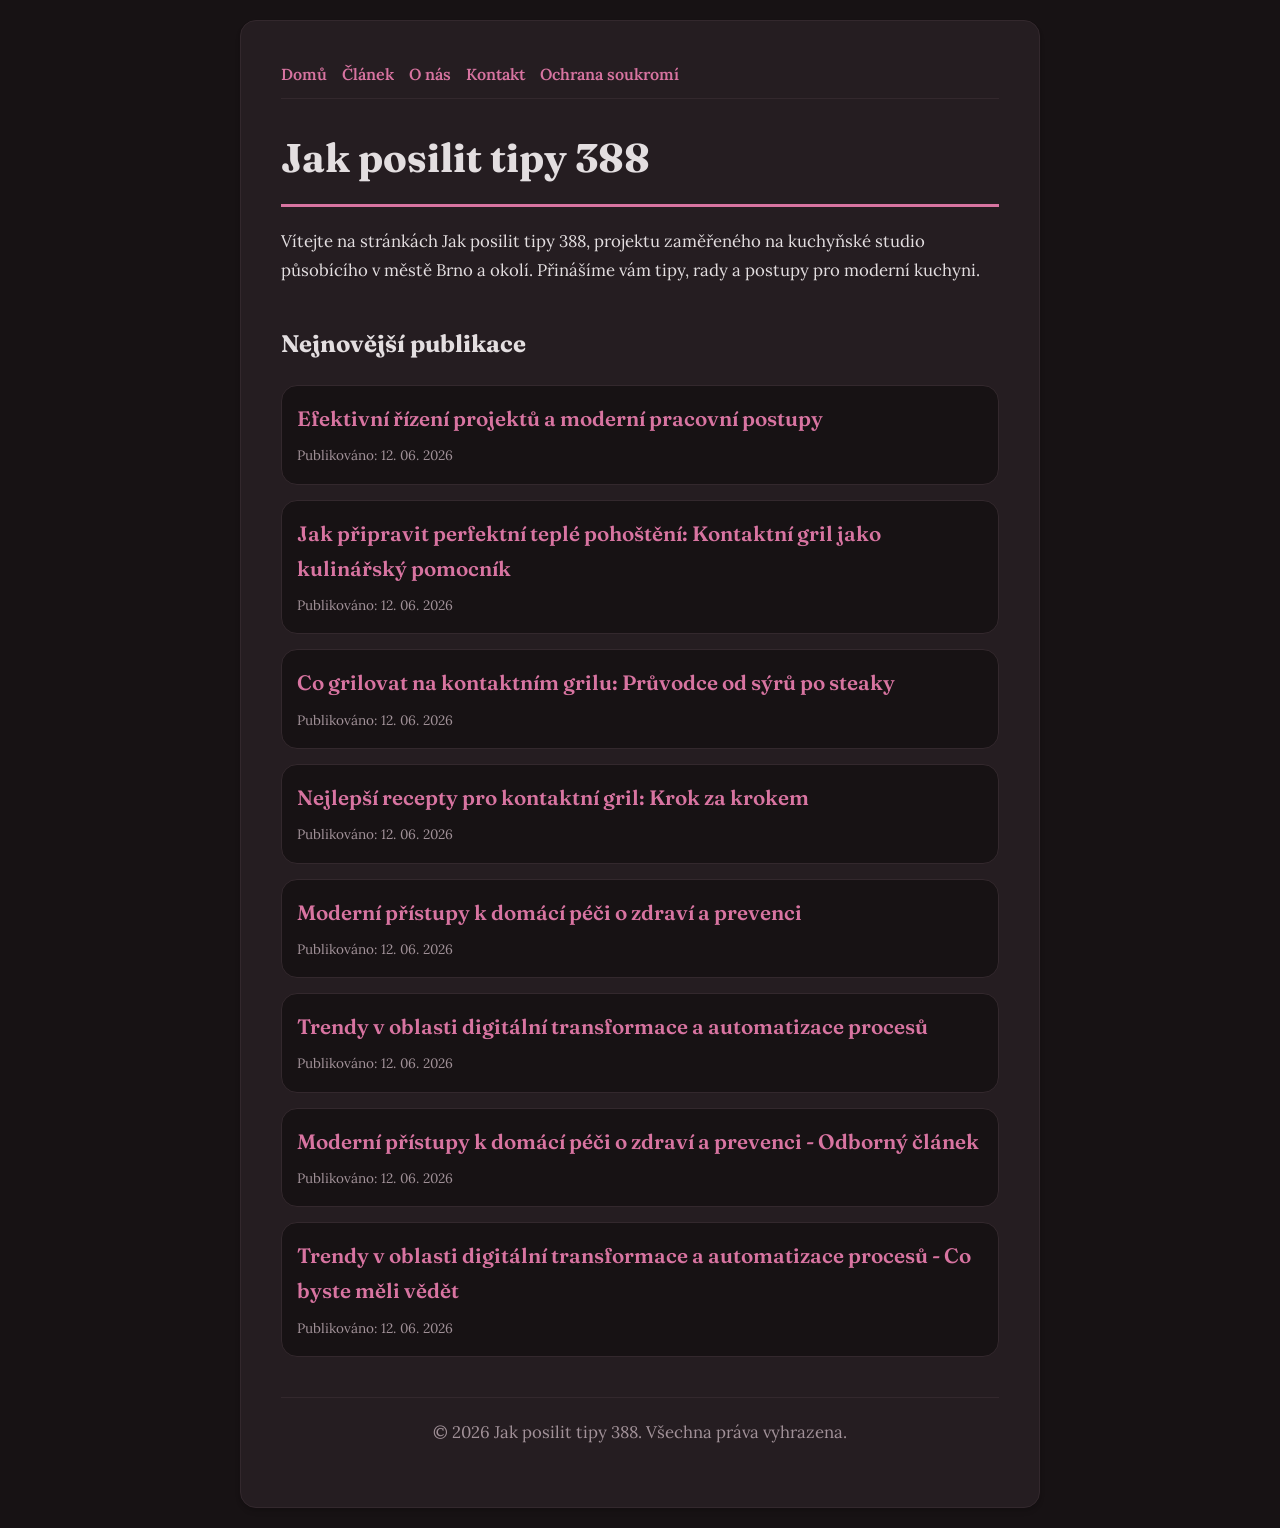
<file: index.html>
<!DOCTYPE html>
<html lang="cs">
<head>
    <meta charset="UTF-8">
    <meta name="viewport" content="width=device-width, initial-scale=1.0">
    <title>Jak posilit tipy 388 | Kuchyňské studio - Brno</title>
    <meta name="description" content="Vítejte na stránkách Jak posilit tipy 388, projektu zaměřeného na kuchyňské studio působícího v městě Brno a okolí. Přinášíme vám tipy, rady a postupy pro moderní kuchyni.">
    <meta name="geo.region" content="CZ" />
    <meta name="geo.placename" content="Brno" />
    <meta name="geo.position" content="49.1951;16.6068" />
    <meta name="ICBM" content="49.1951, 16.6068" />
    <link rel="stylesheet" href="style.css">
    <script type="application/ld+json">
{
  "@context": "https://schema.org",
  "@type": "LocalBusiness",
  "name": "Jak posilit tipy 388",
  "url": "https://jak-posilit-tipy-388.github.io",
  "telephone": "+420 541 555 456",
  "address": {
    "@type": "PostalAddress",
    "addressLocality": "Brno",
    "addressRegion": "Jihomoravský",
    "postalCode": "602 00",
    "addressCountry": "CZ"
  },
  "geo": {
    "@type": "GeoCoordinates",
    "latitude": 49.1951,
    "longitude": 16.6068
  }
}
</script>
</head>
<body>
    
        <div class="container" style="max-width: 800px;">
            <nav style="display: flex; gap: 15px; margin-bottom: 25px; border-bottom: 1px solid var(--border-color); padding-bottom: 10px; overflow-x: auto; flex-wrap: wrap;">
            <a href="index.html">Domů</a>
            <a href="efektivni-rizeni-projektu-a-moderni-pracovni-postupy.html">Článek</a>
            <a href="about.html">O nás</a>
            <a href="contact.html">Kontakt</a>
            <a href="privacy.html">Ochrana soukromí</a>
        </nav>
            <h1>Jak posilit tipy 388</h1>
            <p>Vítejte na stránkách Jak posilit tipy 388, projektu zaměřeného na kuchyňské studio působícího v městě Brno a okolí. Přinášíme vám tipy, rady a postupy pro moderní kuchyni.</p>
            <h2 style="margin-top: 40px;">Nejnovější publikace</h2>
            <ul style="list-style-type: none; padding-left: 0;">
                <li style="background: var(--bg-color); padding: 15px; border-radius: var(--border-radius); border: 1px solid var(--border-color); margin-bottom: 15px;">
                <h3 style="margin-bottom: 5px; font-size: 1.3rem;"><a href="efektivni-rizeni-projektu-a-moderni-pracovni-postupy.html">Efektivní řízení projektů a moderní pracovní postupy</a></h3>
                <span style="font-size:0.85rem; color: var(--muted-text)">Publikováno: 12. 06. 2026</span>
            </li>
<li style="background: var(--bg-color); padding: 15px; border-radius: var(--border-radius); border: 1px solid var(--border-color); margin-bottom: 15px;">
                <h3 style="margin-bottom: 5px; font-size: 1.3rem;"><a href="jak-pripravit-perfektni-teple-pohosteni-kontaktni-gril-jako-kulinarsky-pomocnik.html">Jak připravit perfektní teplé pohoštění: Kontaktní gril jako kulinářský pomocník</a></h3>
                <span style="font-size:0.85rem; color: var(--muted-text)">Publikováno: 12. 06. 2026</span>
            </li>
<li style="background: var(--bg-color); padding: 15px; border-radius: var(--border-radius); border: 1px solid var(--border-color); margin-bottom: 15px;">
                <h3 style="margin-bottom: 5px; font-size: 1.3rem;"><a href="co-grilovat-na-kontaktnim-grilu-pruvodce-od-syru-po-steaky.html">Co grilovat na kontaktním grilu: Průvodce od sýrů po steaky</a></h3>
                <span style="font-size:0.85rem; color: var(--muted-text)">Publikováno: 12. 06. 2026</span>
            </li>
<li style="background: var(--bg-color); padding: 15px; border-radius: var(--border-radius); border: 1px solid var(--border-color); margin-bottom: 15px;">
                <h3 style="margin-bottom: 5px; font-size: 1.3rem;"><a href="nejlepsi-recepty-pro-kontaktni-gril-krok-za-krokem.html">Nejlepší recepty pro kontaktní gril: Krok za krokem</a></h3>
                <span style="font-size:0.85rem; color: var(--muted-text)">Publikováno: 12. 06. 2026</span>
            </li>
<li style="background: var(--bg-color); padding: 15px; border-radius: var(--border-radius); border: 1px solid var(--border-color); margin-bottom: 15px;">
                <h3 style="margin-bottom: 5px; font-size: 1.3rem;"><a href="moderni-pristupy-k-domaci-peci-o-zdravi-a-prevenci.html">Moderní přístupy k domácí péči o zdraví a prevenci</a></h3>
                <span style="font-size:0.85rem; color: var(--muted-text)">Publikováno: 12. 06. 2026</span>
            </li>
<li style="background: var(--bg-color); padding: 15px; border-radius: var(--border-radius); border: 1px solid var(--border-color); margin-bottom: 15px;">
                <h3 style="margin-bottom: 5px; font-size: 1.3rem;"><a href="trendy-v-oblasti-digitalni-transformace-a-automatizace-procesu.html">Trendy v oblasti digitální transformace a automatizace procesů</a></h3>
                <span style="font-size:0.85rem; color: var(--muted-text)">Publikováno: 12. 06. 2026</span>
            </li>
<li style="background: var(--bg-color); padding: 15px; border-radius: var(--border-radius); border: 1px solid var(--border-color); margin-bottom: 15px;">
                <h3 style="margin-bottom: 5px; font-size: 1.3rem;"><a href="moderni-pristupy-k-domaci-peci-o-zdravi-a-prevenci-odborny-clanek.html">Moderní přístupy k domácí péči o zdraví a prevenci - Odborný článek</a></h3>
                <span style="font-size:0.85rem; color: var(--muted-text)">Publikováno: 12. 06. 2026</span>
            </li>
<li style="background: var(--bg-color); padding: 15px; border-radius: var(--border-radius); border: 1px solid var(--border-color); margin-bottom: 15px;">
                <h3 style="margin-bottom: 5px; font-size: 1.3rem;"><a href="trendy-v-oblasti-digitalni-transformace-a-automatizace-procesu-co-byste-meli-vedet.html">Trendy v oblasti digitální transformace a automatizace procesů - Co byste měli vědět</a></h3>
                <span style="font-size:0.85rem; color: var(--muted-text)">Publikováno: 12. 06. 2026</span>
            </li>

            </ul>
            <footer>
                <p>&copy; 2026 Jak posilit tipy 388. Všechna práva vyhrazena.</p>
            </footer>
        </div>
        
</body>
</html>
</file>
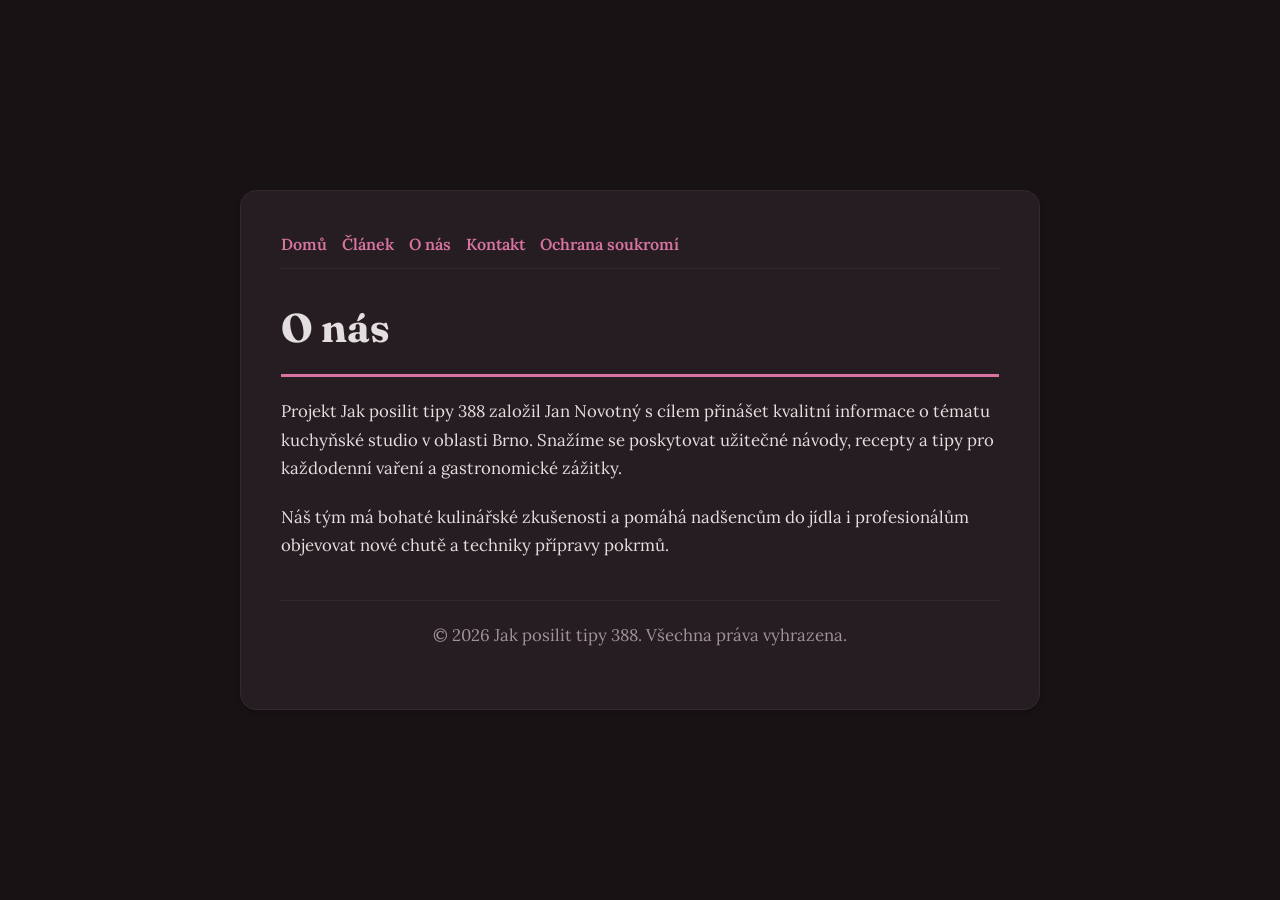
<file: about.html>
<!DOCTYPE html>
<html lang="cs">
<head>
    <meta charset="UTF-8">
    <meta name="viewport" content="width=device-width, initial-scale=1.0">
    <title>O nás | Jak posilit tipy 388</title>
    <meta name="description" content="Projekt Jak posilit tipy 388 založil Jan Novotný s cílem přinášet kvalitní informace o tématu kuchyňské studio v oblasti Brno. Snažíme se poskytovat užitečné návody, recepty a tipy pro každodenní vaření a gastronomické zážitky.">
    <meta name="geo.region" content="CZ" />
    <meta name="geo.placename" content="Brno" />
    <meta name="geo.position" content="49.1951;16.6068" />
    <meta name="ICBM" content="49.1951, 16.6068" />
    <link rel="stylesheet" href="style.css">
</head>
<body>
    
        <div class="container" style="max-width: 800px;">
            <nav style="display: flex; gap: 15px; margin-bottom: 25px; border-bottom: 1px solid var(--border-color); padding-bottom: 10px; overflow-x: auto; flex-wrap: wrap;">
            <a href="index.html">Domů</a>
            <a href="efektivni-rizeni-projektu-a-moderni-pracovni-postupy.html">Článek</a>
            <a href="about.html">O nás</a>
            <a href="contact.html">Kontakt</a>
            <a href="privacy.html">Ochrana soukromí</a>
        </nav>
            <h1>O nás</h1>
            <p>Projekt Jak posilit tipy 388 založil Jan Novotný s cílem přinášet kvalitní informace o tématu kuchyňské studio v oblasti Brno. Snažíme se poskytovat užitečné návody, recepty a tipy pro každodenní vaření a gastronomické zážitky.</p>
            <p>Náš tým má bohaté kulinářské zkušenosti a pomáhá nadšencům do jídla i profesionálům objevovat nové chutě a techniky přípravy pokrmů.</p>
            <footer>
                <p>&copy; 2026 Jak posilit tipy 388. Všechna práva vyhrazena.</p>
            </footer>
        </div>
        
</body>
</html>
</file>
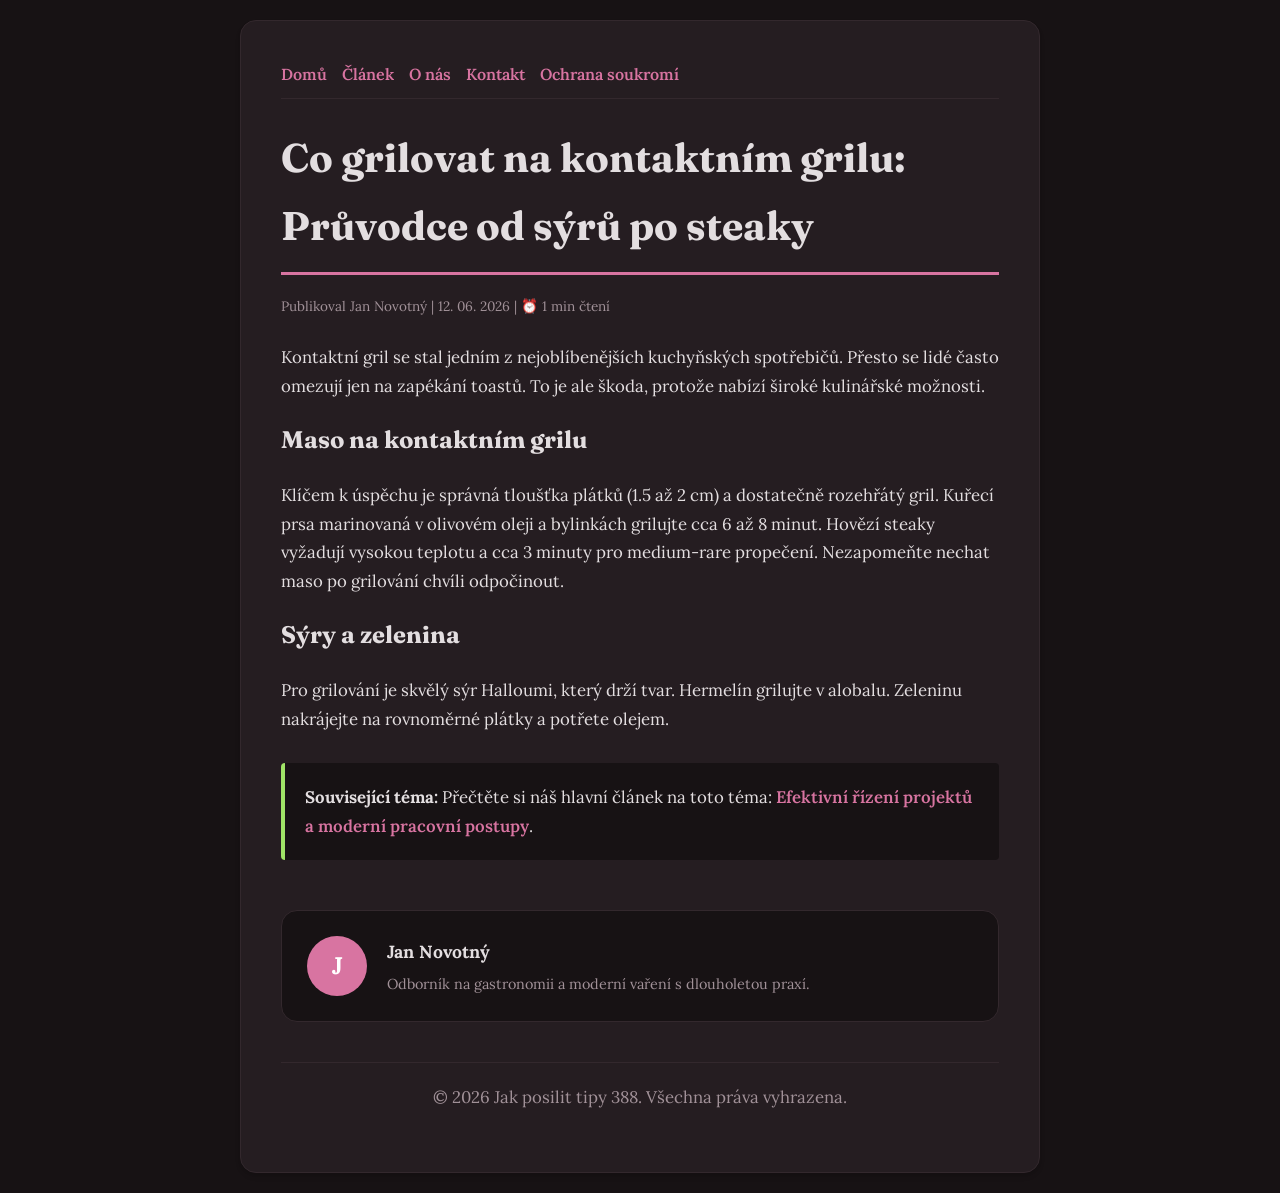
<file: co-grilovat-na-kontaktnim-grilu-pruvodce-od-syru-po-steaky.html>
<!DOCTYPE html>
<html lang="cs">
<head>
    <meta charset="UTF-8">
    <meta name="viewport" content="width=device-width, initial-scale=1.0">
    <title>Co grilovat na kontaktním grilu: Průvodce od sýrů po steaky - Jak posilit tipy 388</title>
    <meta name="description" content="Co grilovat na kontaktním grilu: Průvodce od sýrů po steaky">
    <meta name="geo.region" content="CZ" />
    <meta name="geo.placename" content="Brno" />
    <meta name="geo.position" content="49.1951;16.6068" />
    <meta name="ICBM" content="49.1951, 16.6068" />
    <link rel="stylesheet" href="style.css">
</head>
<body>
    
            <div class="container" style="max-width: 800px;">
                <nav style="display: flex; gap: 15px; margin-bottom: 25px; border-bottom: 1px solid var(--border-color); padding-bottom: 10px; overflow-x: auto; flex-wrap: wrap;">
            <a href="index.html">Domů</a>
            <a href="efektivni-rizeni-projektu-a-moderni-pracovni-postupy.html">Článek</a>
            <a href="about.html">O nás</a>
            <a href="contact.html">Kontakt</a>
            <a href="privacy.html">Ochrana soukromí</a>
        </nav>
                <h1>Co grilovat na kontaktním grilu: Průvodce od sýrů po steaky</h1>
                <div style="font-size:0.85rem; color: var(--muted-text); margin-bottom: 25px;">
                    Publikoval Jan Novotný | 12. 06. 2026 | ⏰ 1 min čtení
                </div>
                <article style="margin-top: 20px;">
                    <p>Kontaktní gril se stal jedním z nejoblíbenějších kuchyňských spotřebičů. Přesto se lidé často omezují jen na zapékání toastů. To je ale škoda, protože nabízí široké kulinářské možnosti.</p>
<h2>Maso na kontaktním grilu</h2>
<p>Klíčem k úspěchu je správná tloušťka plátků (1.5 až 2 cm) a dostatečně rozehřátý gril. Kuřecí prsa marinovaná v olivovém oleji a bylinkách grilujte cca 6 až 8 minut. Hovězí steaky vyžadují vysokou teplotu a cca 3 minuty pro medium-rare propečení. Nezapomeňte nechat maso po grilování chvíli odpočinout.</p>
<h2>Sýry a zelenina</h2>
<p>Pro grilování je skvělý sýr Halloumi, který drží tvar. Hermelín grilujte v alobalu. Zeleninu nakrájejte na rovnoměrné plátky a potřete olejem.</p>
                    <div class="link-resource" style="margin-top: 30px; padding: 20px; border-left: 4px solid var(--accent-color); background: var(--bg-color); border-radius: 4px;"><p style="margin: 0;"><strong>Související téma:</strong> Přečtěte si náš hlavní článek na toto téma: <a href="efektivni-rizeni-projektu-a-moderni-pracovni-postupy.html">Efektivní řízení projektů a moderní pracovní postupy</a>.</p></div>
                </article>
                
            <div class="author-box" style="margin-top: 50px; padding: 25px; background: var(--bg-color); border: 1px solid var(--border-color); border-radius: var(--border-radius); display: flex; gap: 20px; align-items: center;">
                <div style="width: 60px; height: 60px; border-radius: 50%; background: var(--primary-color); display: flex; align-items: center; justify-content: center; color: white; font-weight: bold; font-size: 1.5rem;">J</div>
                <div>
                    <h4 style="margin-bottom: 5px; font-weight: bold; font-size: 1.1rem;">Jan Novotný</h4>
                    <p style="margin: 0; font-size: 0.9rem; color: var(--muted-text);">Odborník na gastronomii a moderní vaření s dlouholetou praxí.</p>
                </div>
            </div>
            
                <footer>
                    <p>&copy; 2026 Jak posilit tipy 388. Všechna práva vyhrazena.</p>
                </footer>
            </div>
            
</body>
</html>
</file>
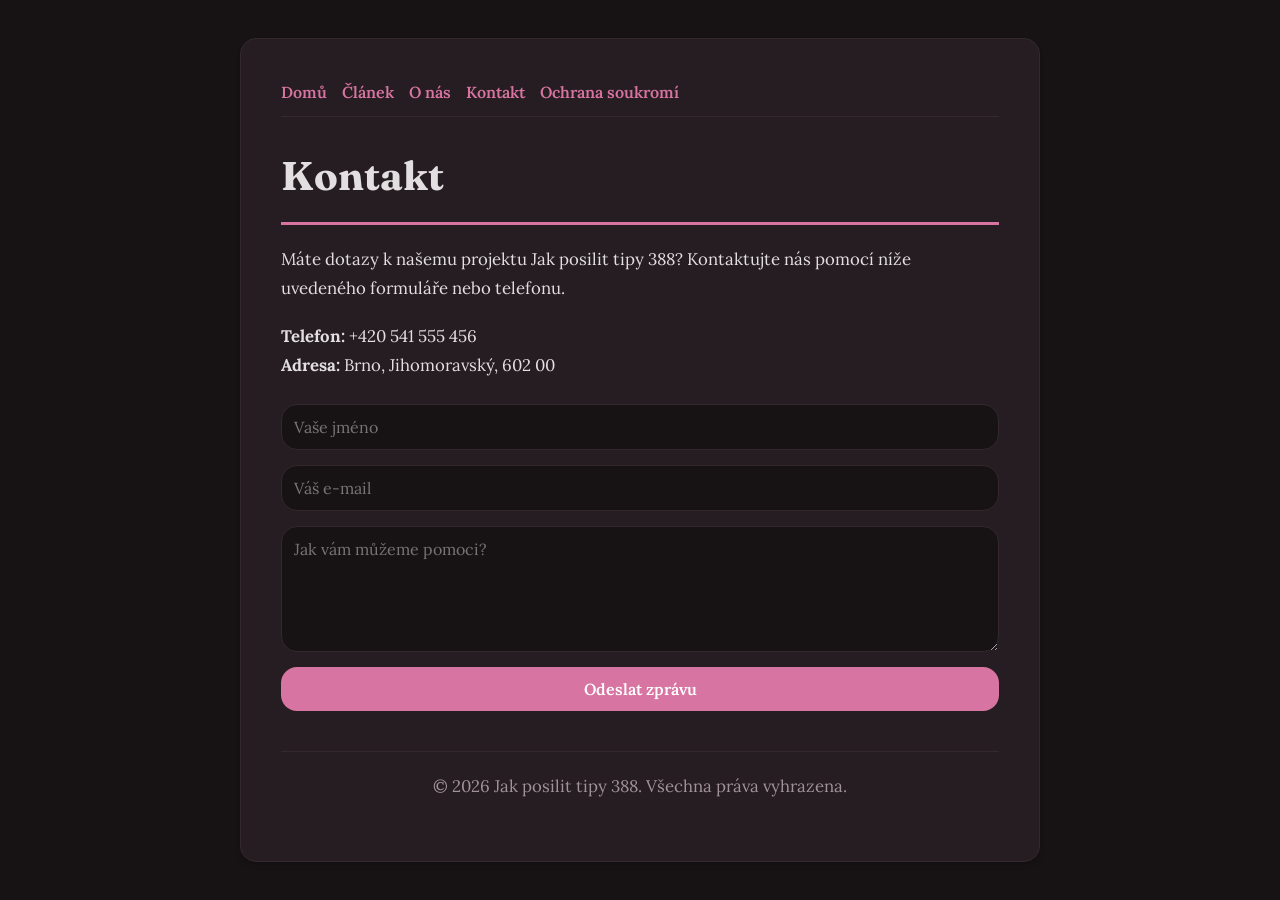
<file: contact.html>
<!DOCTYPE html>
<html lang="cs">
<head>
    <meta charset="UTF-8">
    <meta name="viewport" content="width=device-width, initial-scale=1.0">
    <title>Kontakt | Jak posilit tipy 388</title>
    <meta name="description" content="Máte dotazy k našemu projektu Jak posilit tipy 388? Kontaktujte nás pomocí níže uvedeného formuláře nebo telefonu.">
    <meta name="geo.region" content="CZ" />
    <meta name="geo.placename" content="Brno" />
    <meta name="geo.position" content="49.1951;16.6068" />
    <meta name="ICBM" content="49.1951, 16.6068" />
    <link rel="stylesheet" href="style.css">
</head>
<body>
    
        <div class="container" style="max-width: 800px;">
            <nav style="display: flex; gap: 15px; margin-bottom: 25px; border-bottom: 1px solid var(--border-color); padding-bottom: 10px; overflow-x: auto; flex-wrap: wrap;">
            <a href="index.html">Domů</a>
            <a href="efektivni-rizeni-projektu-a-moderni-pracovni-postupy.html">Článek</a>
            <a href="about.html">O nás</a>
            <a href="contact.html">Kontakt</a>
            <a href="privacy.html">Ochrana soukromí</a>
        </nav>
            <h1>Kontakt</h1>
            <p>Máte dotazy k našemu projektu Jak posilit tipy 388? Kontaktujte nás pomocí níže uvedeného formuláře nebo telefonu.</p>
            <p><strong>Telefon:</strong> +420 541 555 456<br><strong>Adresa:</strong> Brno, Jihomoravský, 602 00</p>
            <form action="https://formspree.io/f/placeholder" method="POST">
                <input type="text" name="name" placeholder="Vaše jméno" required>
                <input type="email" name="email" placeholder="Váš e-mail" required>
                <textarea name="message" placeholder="Jak vám můžeme pomoci?" rows="5" required></textarea>
                <button type="submit">Odeslat zprávu</button>
            </form>
            <footer>
                <p>&copy; 2026 Jak posilit tipy 388. Všechna práva vyhrazena.</p>
            </footer>
        </div>
        
</body>
</html>
</file>
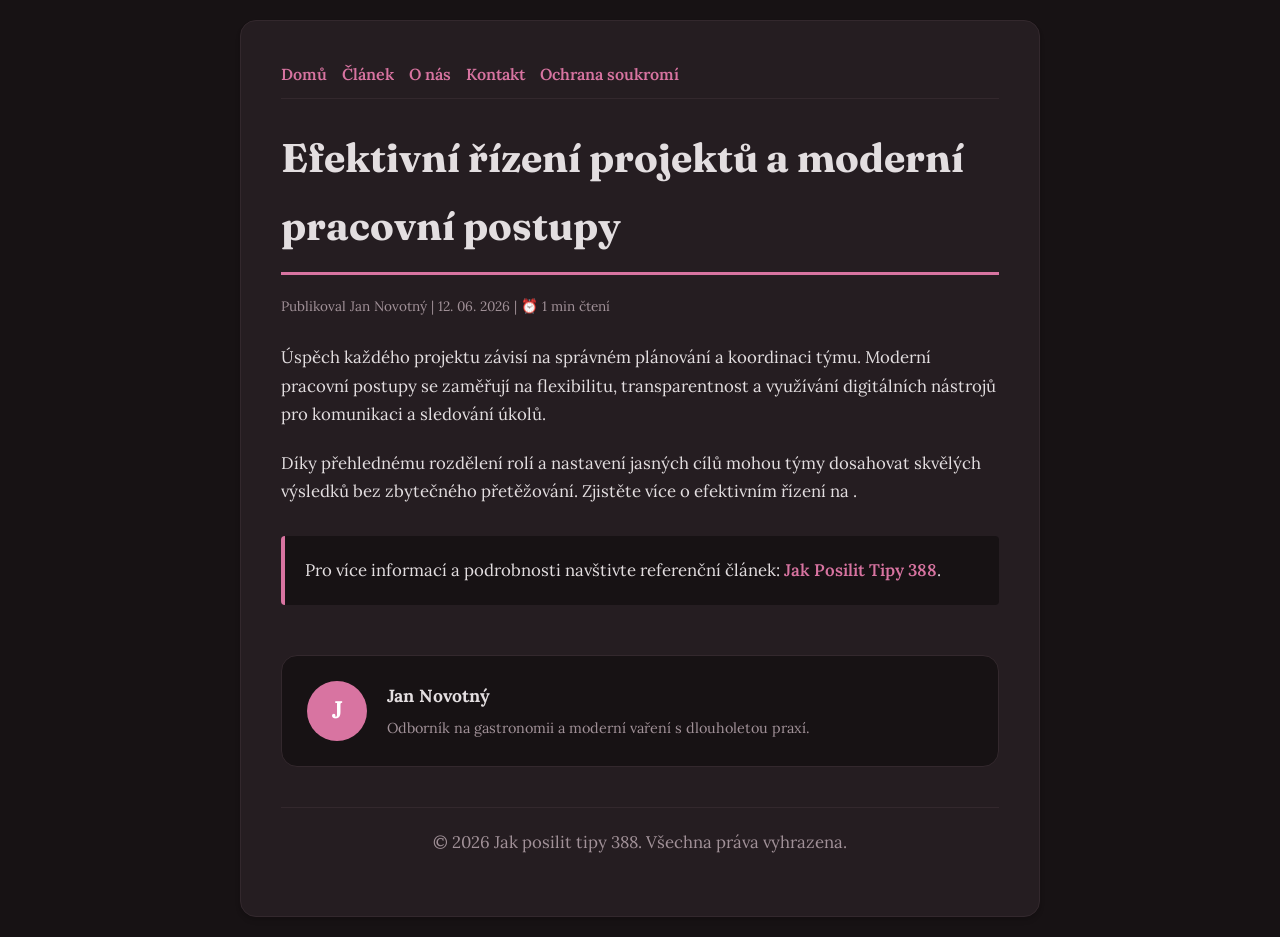
<file: efektivni-rizeni-projektu-a-moderni-pracovni-postupy.html>
<!DOCTYPE html>
<html lang="cs">
<head>
    <meta charset="UTF-8">
    <meta name="viewport" content="width=device-width, initial-scale=1.0">
    <title>Efektivní řízení projektů a moderní pracovní postupy - Jak posilit tipy 388</title>
    <meta name="description" content="Efektivní řízení projektů a moderní pracovní postupy">
    <meta name="geo.region" content="CZ" />
    <meta name="geo.placename" content="Brno" />
    <meta name="geo.position" content="49.1951;16.6068" />
    <meta name="ICBM" content="49.1951, 16.6068" />
    <link rel="stylesheet" href="style.css">
</head>
<body>
    
            <div class="container" style="max-width: 800px;">
                <nav style="display: flex; gap: 15px; margin-bottom: 25px; border-bottom: 1px solid var(--border-color); padding-bottom: 10px; overflow-x: auto; flex-wrap: wrap;">
            <a href="index.html">Domů</a>
            <a href="efektivni-rizeni-projektu-a-moderni-pracovni-postupy.html">Článek</a>
            <a href="about.html">O nás</a>
            <a href="contact.html">Kontakt</a>
            <a href="privacy.html">Ochrana soukromí</a>
        </nav>
                <h1>Efektivní řízení projektů a moderní pracovní postupy</h1>
                <div style="font-size:0.85rem; color: var(--muted-text); margin-bottom: 25px;">
                    Publikoval Jan Novotný | 12. 06. 2026 | ⏰ 1 min čtení
                </div>
                <article style="margin-top: 20px;">
                    <p>Úspěch každého projektu závisí na správném plánování a koordinaci týmu. Moderní pracovní postupy se zaměřují na flexibilitu, transparentnost a využívání digitálních nástrojů pro komunikaci a sledování úkolů.</p>
<p>Díky přehlednému rozdělení rolí a nastavení jasných cílů mohou týmy dosahovat skvělých výsledků bez zbytečného přetěžování. Zjistěte více o efektivním řízení na .</p>
                    <div class="link-resource" style="margin-top: 30px; padding: 20px; border-left: 4px solid var(--primary-color); background: var(--bg-color); border-radius: 4px;"><p style="margin: 0;">Pro více informací a podrobnosti navštivte referenční článek: <strong><a href="https://shyby.cz/blog/jak-posilit-zada/">Jak Posilit Tipy 388</a></strong>.</p></div>
                </article>
                
            <div class="author-box" style="margin-top: 50px; padding: 25px; background: var(--bg-color); border: 1px solid var(--border-color); border-radius: var(--border-radius); display: flex; gap: 20px; align-items: center;">
                <div style="width: 60px; height: 60px; border-radius: 50%; background: var(--primary-color); display: flex; align-items: center; justify-content: center; color: white; font-weight: bold; font-size: 1.5rem;">J</div>
                <div>
                    <h4 style="margin-bottom: 5px; font-weight: bold; font-size: 1.1rem;">Jan Novotný</h4>
                    <p style="margin: 0; font-size: 0.9rem; color: var(--muted-text);">Odborník na gastronomii a moderní vaření s dlouholetou praxí.</p>
                </div>
            </div>
            
                <footer>
                    <p>&copy; 2026 Jak posilit tipy 388. Všechna práva vyhrazena.</p>
                </footer>
            </div>
            
</body>
</html>
</file>
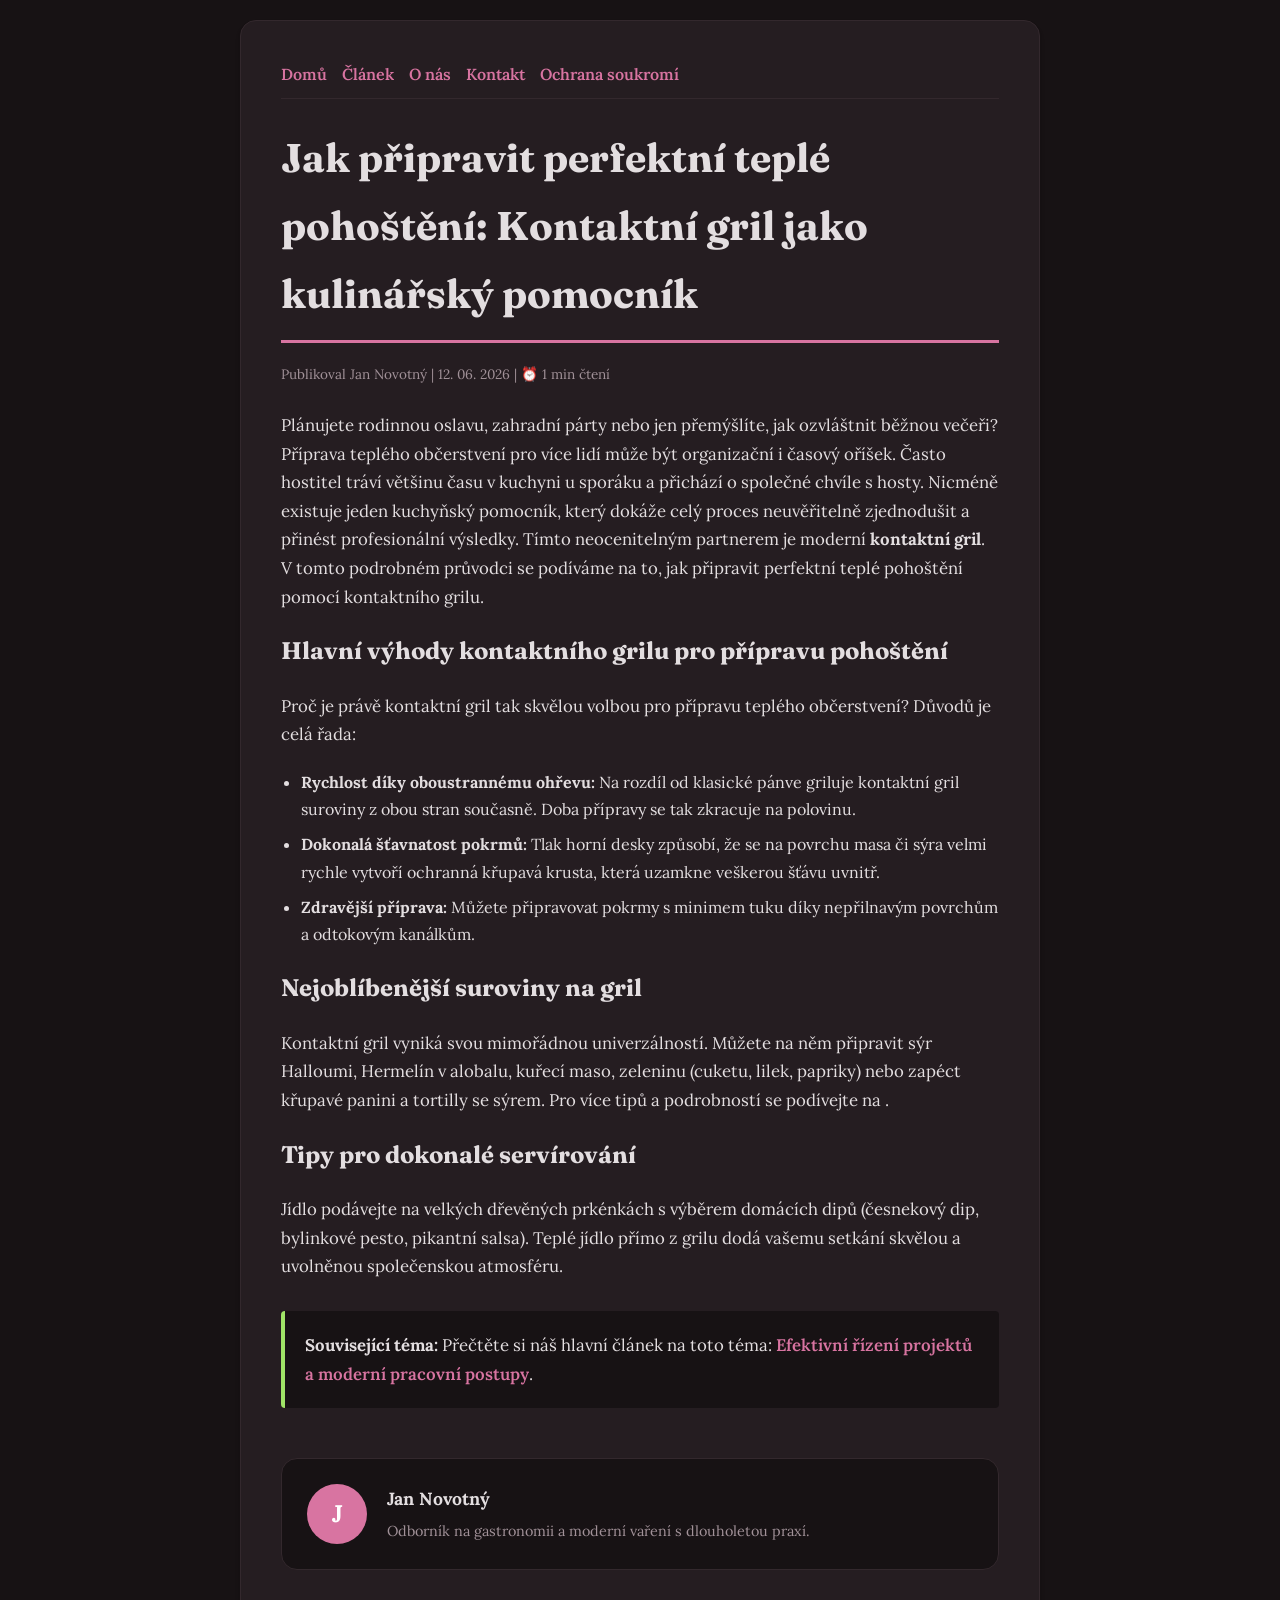
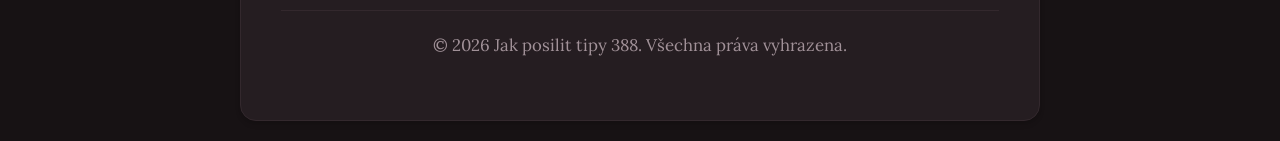
<file: jak-pripravit-perfektni-teple-pohosteni-kontaktni-gril-jako-kulinarsky-pomocnik.html>
<!DOCTYPE html>
<html lang="cs">
<head>
    <meta charset="UTF-8">
    <meta name="viewport" content="width=device-width, initial-scale=1.0">
    <title>Jak připravit perfektní teplé pohoštění: Kontaktní gril jako kulinářský pomocník - Jak posilit tipy 388</title>
    <meta name="description" content="Jak připravit perfektní teplé pohoštění: Kontaktní gril jako kulinářský pomocník">
    <meta name="geo.region" content="CZ" />
    <meta name="geo.placename" content="Brno" />
    <meta name="geo.position" content="49.1951;16.6068" />
    <meta name="ICBM" content="49.1951, 16.6068" />
    <link rel="stylesheet" href="style.css">
</head>
<body>
    
            <div class="container" style="max-width: 800px;">
                <nav style="display: flex; gap: 15px; margin-bottom: 25px; border-bottom: 1px solid var(--border-color); padding-bottom: 10px; overflow-x: auto; flex-wrap: wrap;">
            <a href="index.html">Domů</a>
            <a href="efektivni-rizeni-projektu-a-moderni-pracovni-postupy.html">Článek</a>
            <a href="about.html">O nás</a>
            <a href="contact.html">Kontakt</a>
            <a href="privacy.html">Ochrana soukromí</a>
        </nav>
                <h1>Jak připravit perfektní teplé pohoštění: Kontaktní gril jako kulinářský pomocník</h1>
                <div style="font-size:0.85rem; color: var(--muted-text); margin-bottom: 25px;">
                    Publikoval Jan Novotný | 12. 06. 2026 | ⏰ 1 min čtení
                </div>
                <article style="margin-top: 20px;">
                    <p>Plánujete rodinnou oslavu, zahradní párty nebo jen přemýšlíte, jak ozvláštnit běžnou večeři? Příprava teplého občerstvení pro více lidí může být organizační i časový oříšek. Často hostitel tráví většinu času v kuchyni u sporáku a přichází o společné chvíle s hosty. Nicméně existuje jeden kuchyňský pomocník, který dokáže celý proces neuvěřitelně zjednodušit a přinést profesionální výsledky. Tímto neocenitelným partnerem je moderní <strong>kontaktní gril</strong>. V tomto podrobném průvodci se podíváme na to, jak připravit perfektní teplé pohoštění pomocí kontaktního grilu.</p>
<h2>Hlavní výhody kontaktního grilu pro přípravu pohoštění</h2>
<p>Proč je právě kontaktní gril tak skvělou volbou pro přípravu teplého občerstvení? Důvodů je celá řada:</p>
<ul>
    <li><strong>Rychlost díky oboustrannému ohřevu:</strong> Na rozdíl od klasické pánve griluje kontaktní gril suroviny z obou stran současně. Doba přípravy se tak zkracuje na polovinu.</li>
    <li><strong>Dokonalá šťavnatost pokrmů:</strong> Tlak horní desky způsobí, že se na povrchu masa či sýra velmi rychle vytvoří ochranná křupavá krusta, která uzamkne veškerou šťávu uvnitř.</li>
    <li><strong>Zdravější příprava:</strong> Můžete připravovat pokrmy s minimem tuku díky nepřilnavým povrchům a odtokovým kanálkům.</li>
</ul>
<h2>Nejoblíbenější suroviny na gril</h2>
<p>Kontaktní gril vyniká svou mimořádnou univerzálností. Můžete na něm připravit sýr Halloumi, Hermelín v alobalu, kuřecí maso, zeleninu (cuketu, lilek, papriky) nebo zapéct křupavé panini a tortilly se sýrem. Pro více tipů a podrobností se podívejte na .</p>
<h2>Tipy pro dokonalé servírování</h2>
<p>Jídlo podávejte na velkých dřevěných prkénkách s výběrem domácích dipů (česnekový dip, bylinkové pesto, pikantní salsa). Teplé jídlo přímo z grilu dodá vašemu setkání skvělou a uvolněnou společenskou atmosféru.</p>
                    <div class="link-resource" style="margin-top: 30px; padding: 20px; border-left: 4px solid var(--accent-color); background: var(--bg-color); border-radius: 4px;"><p style="margin: 0;"><strong>Související téma:</strong> Přečtěte si náš hlavní článek na toto téma: <a href="efektivni-rizeni-projektu-a-moderni-pracovni-postupy.html">Efektivní řízení projektů a moderní pracovní postupy</a>.</p></div>
                </article>
                
            <div class="author-box" style="margin-top: 50px; padding: 25px; background: var(--bg-color); border: 1px solid var(--border-color); border-radius: var(--border-radius); display: flex; gap: 20px; align-items: center;">
                <div style="width: 60px; height: 60px; border-radius: 50%; background: var(--primary-color); display: flex; align-items: center; justify-content: center; color: white; font-weight: bold; font-size: 1.5rem;">J</div>
                <div>
                    <h4 style="margin-bottom: 5px; font-weight: bold; font-size: 1.1rem;">Jan Novotný</h4>
                    <p style="margin: 0; font-size: 0.9rem; color: var(--muted-text);">Odborník na gastronomii a moderní vaření s dlouholetou praxí.</p>
                </div>
            </div>
            
                <footer>
                    <p>&copy; 2026 Jak posilit tipy 388. Všechna práva vyhrazena.</p>
                </footer>
            </div>
            
</body>
</html>
</file>
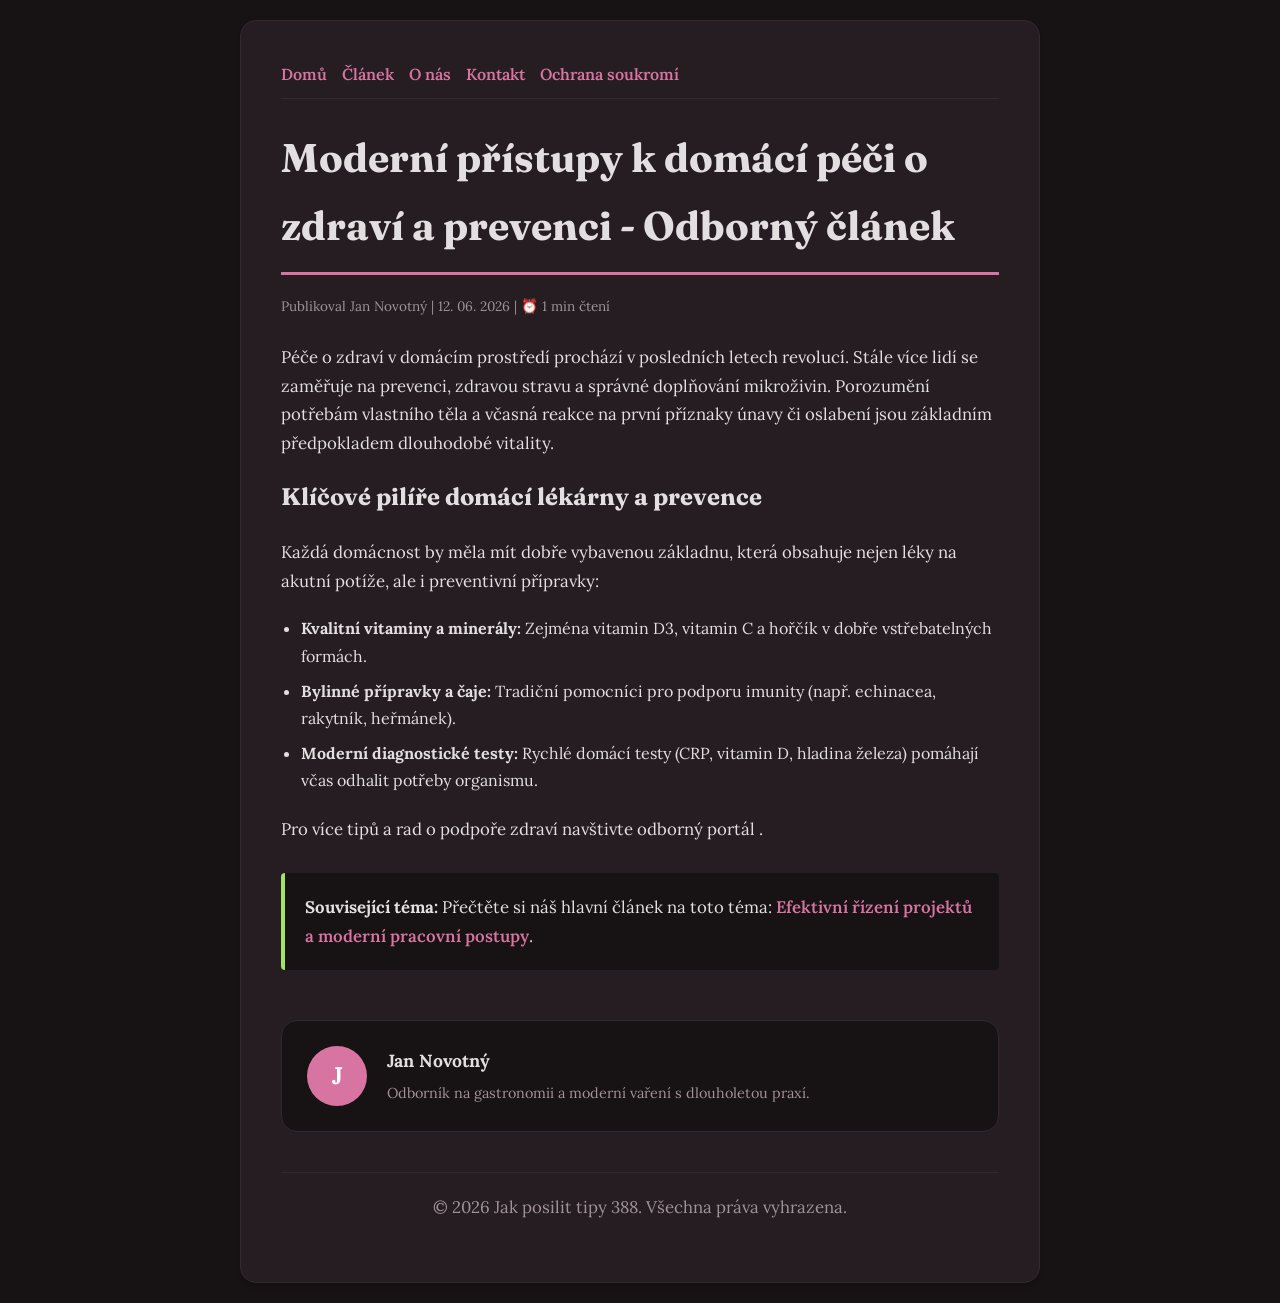
<file: moderni-pristupy-k-domaci-peci-o-zdravi-a-prevenci-odborny-clanek.html>
<!DOCTYPE html>
<html lang="cs">
<head>
    <meta charset="UTF-8">
    <meta name="viewport" content="width=device-width, initial-scale=1.0">
    <title>Moderní přístupy k domácí péči o zdraví a prevenci - Odborný článek - Jak posilit tipy 388</title>
    <meta name="description" content="Moderní přístupy k domácí péči o zdraví a prevenci - Odborný článek">
    <meta name="geo.region" content="CZ" />
    <meta name="geo.placename" content="Brno" />
    <meta name="geo.position" content="49.1951;16.6068" />
    <meta name="ICBM" content="49.1951, 16.6068" />
    <link rel="stylesheet" href="style.css">
</head>
<body>
    
            <div class="container" style="max-width: 800px;">
                <nav style="display: flex; gap: 15px; margin-bottom: 25px; border-bottom: 1px solid var(--border-color); padding-bottom: 10px; overflow-x: auto; flex-wrap: wrap;">
            <a href="index.html">Domů</a>
            <a href="efektivni-rizeni-projektu-a-moderni-pracovni-postupy.html">Článek</a>
            <a href="about.html">O nás</a>
            <a href="contact.html">Kontakt</a>
            <a href="privacy.html">Ochrana soukromí</a>
        </nav>
                <h1>Moderní přístupy k domácí péči o zdraví a prevenci - Odborný článek</h1>
                <div style="font-size:0.85rem; color: var(--muted-text); margin-bottom: 25px;">
                    Publikoval Jan Novotný | 12. 06. 2026 | ⏰ 1 min čtení
                </div>
                <article style="margin-top: 20px;">
                    <p>Péče o zdraví v domácím prostředí prochází v posledních letech revolucí. Stále více lidí se zaměřuje na prevenci, zdravou stravu a správné doplňování mikroživin. Porozumění potřebám vlastního těla a včasná reakce na první příznaky únavy či oslabení jsou základním předpokladem dlouhodobé vitality.</p>
<h2>Klíčové pilíře domácí lékárny a prevence</h2>
<p>Každá domácnost by měla mít dobře vybavenou základnu, která obsahuje nejen léky na akutní potíže, ale i preventivní přípravky:</p>
<ul>
    <li><strong>Kvalitní vitaminy a minerály:</strong> Zejména vitamin D3, vitamin C a hořčík v dobře vstřebatelných formách.</li>
    <li><strong>Bylinné přípravky a čaje:</strong> Tradiční pomocníci pro podporu imunity (např. echinacea, rakytník, heřmánek).</li>
    <li><strong>Moderní diagnostické testy:</strong> Rychlé domácí testy (CRP, vitamin D, hladina železa) pomáhají včas odhalit potřeby organismu.</li>
</ul>
<p>Pro více tipů a rad o podpoře zdraví navštivte odborný portál .</p>
                    <div class="link-resource" style="margin-top: 30px; padding: 20px; border-left: 4px solid var(--accent-color); background: var(--bg-color); border-radius: 4px;"><p style="margin: 0;"><strong>Související téma:</strong> Přečtěte si náš hlavní článek na toto téma: <a href="efektivni-rizeni-projektu-a-moderni-pracovni-postupy.html">Efektivní řízení projektů a moderní pracovní postupy</a>.</p></div>
                </article>
                
            <div class="author-box" style="margin-top: 50px; padding: 25px; background: var(--bg-color); border: 1px solid var(--border-color); border-radius: var(--border-radius); display: flex; gap: 20px; align-items: center;">
                <div style="width: 60px; height: 60px; border-radius: 50%; background: var(--primary-color); display: flex; align-items: center; justify-content: center; color: white; font-weight: bold; font-size: 1.5rem;">J</div>
                <div>
                    <h4 style="margin-bottom: 5px; font-weight: bold; font-size: 1.1rem;">Jan Novotný</h4>
                    <p style="margin: 0; font-size: 0.9rem; color: var(--muted-text);">Odborník na gastronomii a moderní vaření s dlouholetou praxí.</p>
                </div>
            </div>
            
                <footer>
                    <p>&copy; 2026 Jak posilit tipy 388. Všechna práva vyhrazena.</p>
                </footer>
            </div>
            
</body>
</html>
</file>
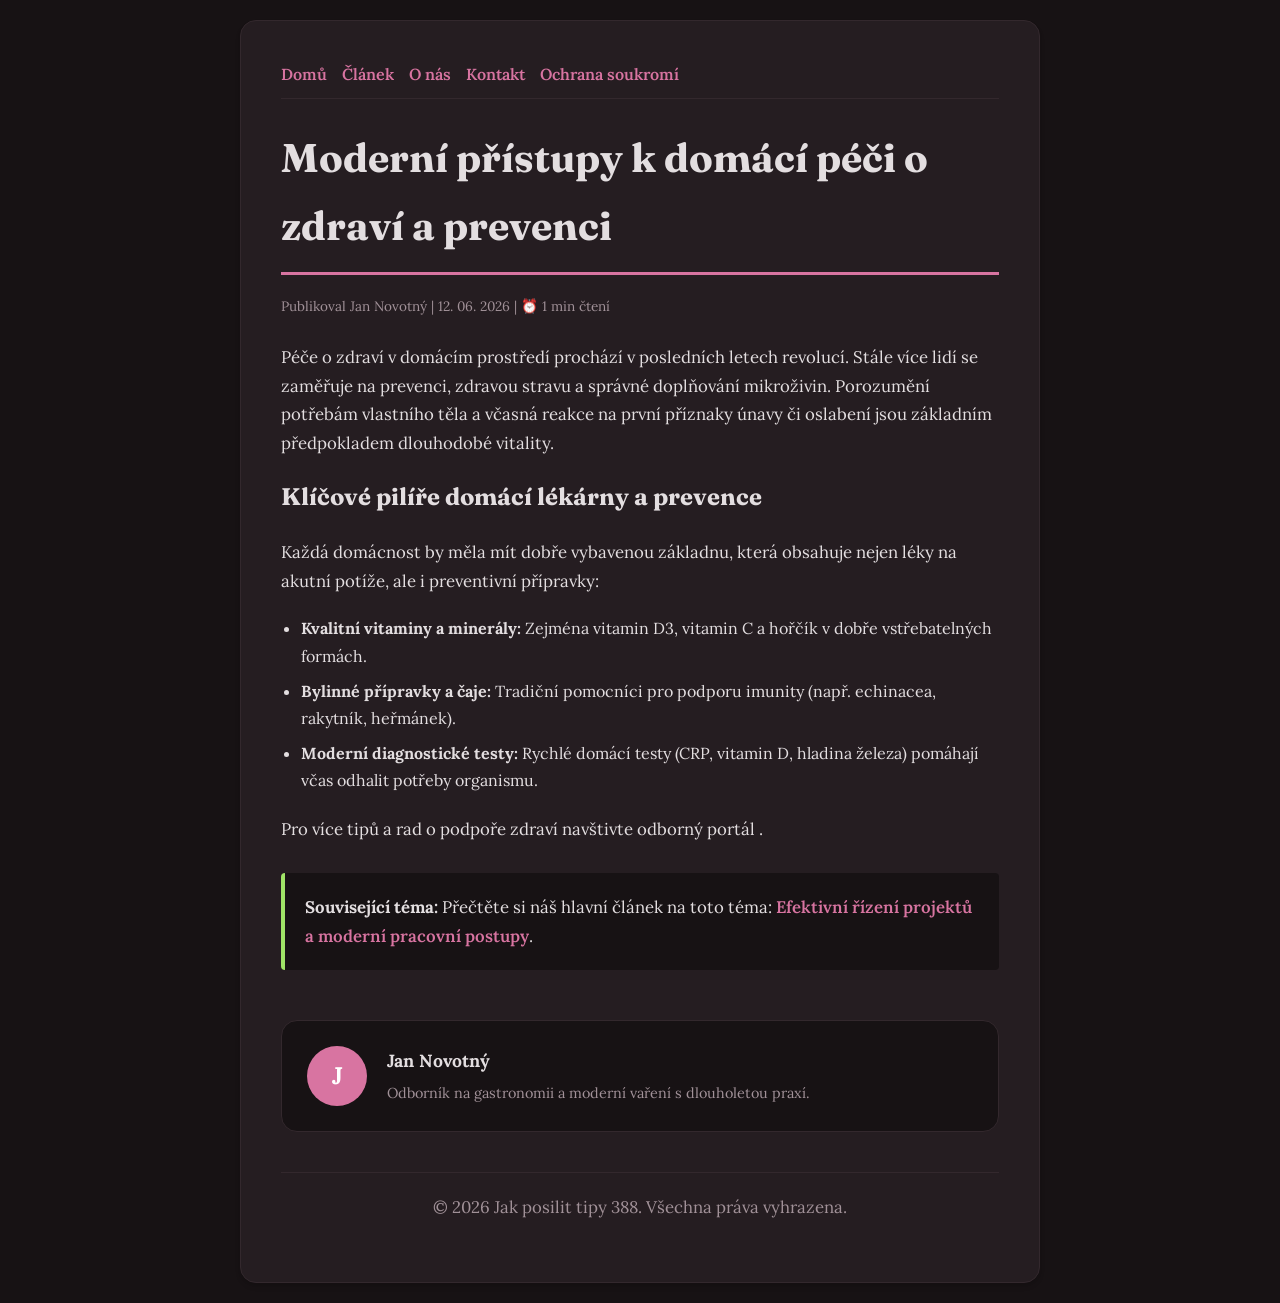
<file: moderni-pristupy-k-domaci-peci-o-zdravi-a-prevenci.html>
<!DOCTYPE html>
<html lang="cs">
<head>
    <meta charset="UTF-8">
    <meta name="viewport" content="width=device-width, initial-scale=1.0">
    <title>Moderní přístupy k domácí péči o zdraví a prevenci - Jak posilit tipy 388</title>
    <meta name="description" content="Moderní přístupy k domácí péči o zdraví a prevenci">
    <meta name="geo.region" content="CZ" />
    <meta name="geo.placename" content="Brno" />
    <meta name="geo.position" content="49.1951;16.6068" />
    <meta name="ICBM" content="49.1951, 16.6068" />
    <link rel="stylesheet" href="style.css">
</head>
<body>
    
            <div class="container" style="max-width: 800px;">
                <nav style="display: flex; gap: 15px; margin-bottom: 25px; border-bottom: 1px solid var(--border-color); padding-bottom: 10px; overflow-x: auto; flex-wrap: wrap;">
            <a href="index.html">Domů</a>
            <a href="efektivni-rizeni-projektu-a-moderni-pracovni-postupy.html">Článek</a>
            <a href="about.html">O nás</a>
            <a href="contact.html">Kontakt</a>
            <a href="privacy.html">Ochrana soukromí</a>
        </nav>
                <h1>Moderní přístupy k domácí péči o zdraví a prevenci</h1>
                <div style="font-size:0.85rem; color: var(--muted-text); margin-bottom: 25px;">
                    Publikoval Jan Novotný | 12. 06. 2026 | ⏰ 1 min čtení
                </div>
                <article style="margin-top: 20px;">
                    <p>Péče o zdraví v domácím prostředí prochází v posledních letech revolucí. Stále více lidí se zaměřuje na prevenci, zdravou stravu a správné doplňování mikroživin. Porozumění potřebám vlastního těla a včasná reakce na první příznaky únavy či oslabení jsou základním předpokladem dlouhodobé vitality.</p>
<h2>Klíčové pilíře domácí lékárny a prevence</h2>
<p>Každá domácnost by měla mít dobře vybavenou základnu, která obsahuje nejen léky na akutní potíže, ale i preventivní přípravky:</p>
<ul>
    <li><strong>Kvalitní vitaminy a minerály:</strong> Zejména vitamin D3, vitamin C a hořčík v dobře vstřebatelných formách.</li>
    <li><strong>Bylinné přípravky a čaje:</strong> Tradiční pomocníci pro podporu imunity (např. echinacea, rakytník, heřmánek).</li>
    <li><strong>Moderní diagnostické testy:</strong> Rychlé domácí testy (CRP, vitamin D, hladina železa) pomáhají včas odhalit potřeby organismu.</li>
</ul>
<p>Pro více tipů a rad o podpoře zdraví navštivte odborný portál .</p>
                    <div class="link-resource" style="margin-top: 30px; padding: 20px; border-left: 4px solid var(--accent-color); background: var(--bg-color); border-radius: 4px;"><p style="margin: 0;"><strong>Související téma:</strong> Přečtěte si náš hlavní článek na toto téma: <a href="efektivni-rizeni-projektu-a-moderni-pracovni-postupy.html">Efektivní řízení projektů a moderní pracovní postupy</a>.</p></div>
                </article>
                
            <div class="author-box" style="margin-top: 50px; padding: 25px; background: var(--bg-color); border: 1px solid var(--border-color); border-radius: var(--border-radius); display: flex; gap: 20px; align-items: center;">
                <div style="width: 60px; height: 60px; border-radius: 50%; background: var(--primary-color); display: flex; align-items: center; justify-content: center; color: white; font-weight: bold; font-size: 1.5rem;">J</div>
                <div>
                    <h4 style="margin-bottom: 5px; font-weight: bold; font-size: 1.1rem;">Jan Novotný</h4>
                    <p style="margin: 0; font-size: 0.9rem; color: var(--muted-text);">Odborník na gastronomii a moderní vaření s dlouholetou praxí.</p>
                </div>
            </div>
            
                <footer>
                    <p>&copy; 2026 Jak posilit tipy 388. Všechna práva vyhrazena.</p>
                </footer>
            </div>
            
</body>
</html>
</file>
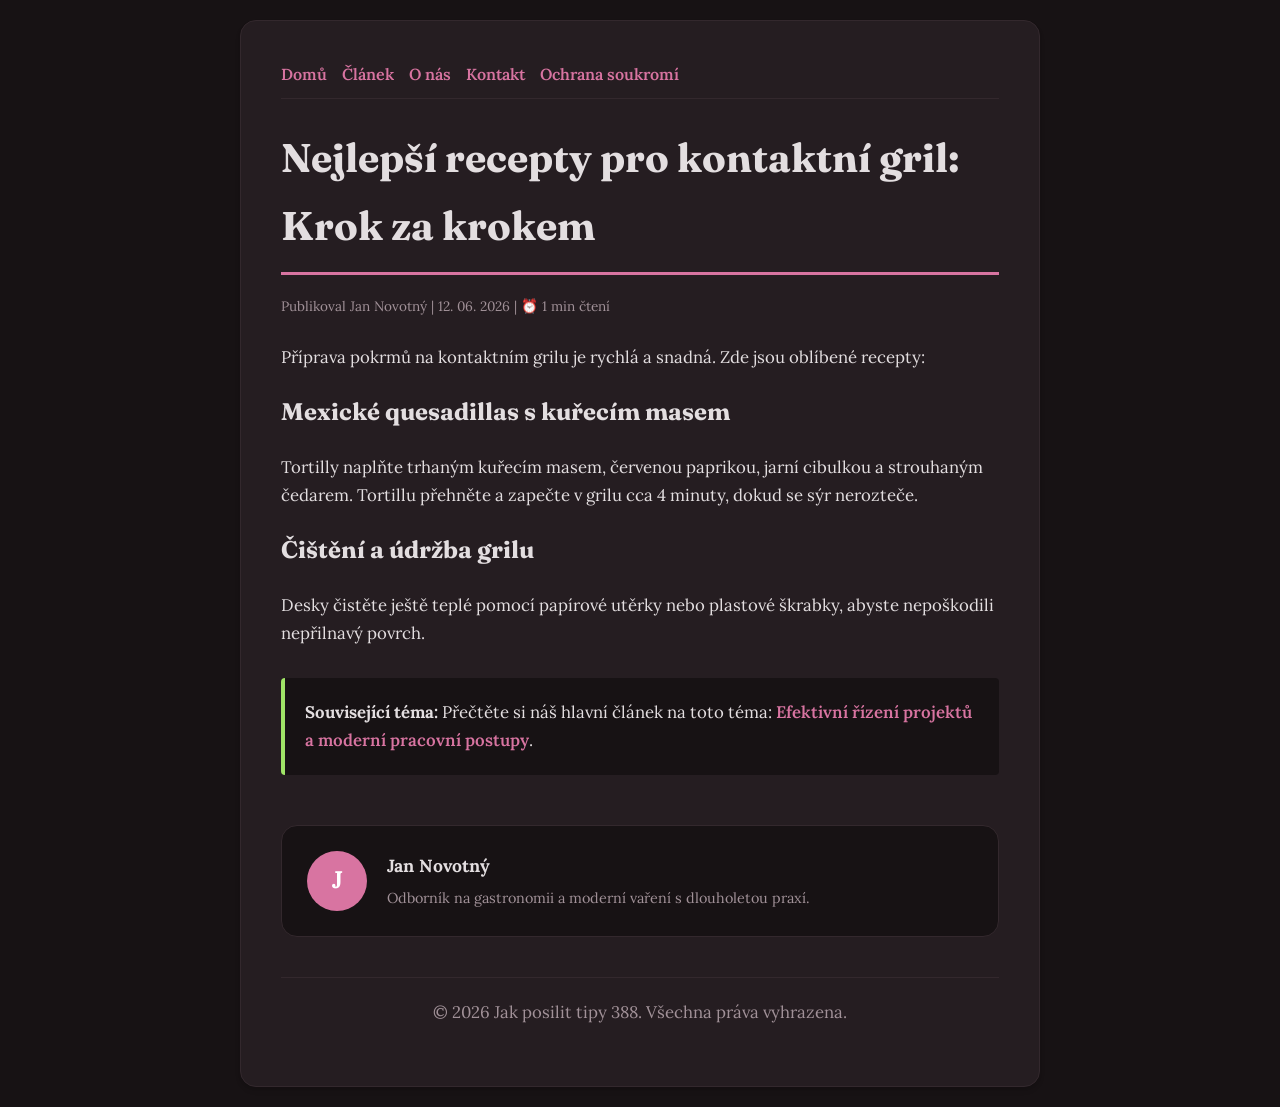
<file: nejlepsi-recepty-pro-kontaktni-gril-krok-za-krokem.html>
<!DOCTYPE html>
<html lang="cs">
<head>
    <meta charset="UTF-8">
    <meta name="viewport" content="width=device-width, initial-scale=1.0">
    <title>Nejlepší recepty pro kontaktní gril: Krok za krokem - Jak posilit tipy 388</title>
    <meta name="description" content="Nejlepší recepty pro kontaktní gril: Krok za krokem">
    <meta name="geo.region" content="CZ" />
    <meta name="geo.placename" content="Brno" />
    <meta name="geo.position" content="49.1951;16.6068" />
    <meta name="ICBM" content="49.1951, 16.6068" />
    <link rel="stylesheet" href="style.css">
</head>
<body>
    
            <div class="container" style="max-width: 800px;">
                <nav style="display: flex; gap: 15px; margin-bottom: 25px; border-bottom: 1px solid var(--border-color); padding-bottom: 10px; overflow-x: auto; flex-wrap: wrap;">
            <a href="index.html">Domů</a>
            <a href="efektivni-rizeni-projektu-a-moderni-pracovni-postupy.html">Článek</a>
            <a href="about.html">O nás</a>
            <a href="contact.html">Kontakt</a>
            <a href="privacy.html">Ochrana soukromí</a>
        </nav>
                <h1>Nejlepší recepty pro kontaktní gril: Krok za krokem</h1>
                <div style="font-size:0.85rem; color: var(--muted-text); margin-bottom: 25px;">
                    Publikoval Jan Novotný | 12. 06. 2026 | ⏰ 1 min čtení
                </div>
                <article style="margin-top: 20px;">
                    <p>Příprava pokrmů na kontaktním grilu je rychlá a snadná. Zde jsou oblíbené recepty:</p>
<h2>Mexické quesadillas s kuřecím masem</h2>
<p>Tortilly naplňte trhaným kuřecím masem, červenou paprikou, jarní cibulkou a strouhaným čedarem. Tortillu přehněte a zapečte v grilu cca 4 minuty, dokud se sýr nerozteče.</p>
<h2>Čištění a údržba grilu</h2>
<p>Desky čistěte ještě teplé pomocí papírové utěrky nebo plastové škrabky, abyste nepoškodili nepřilnavý povrch.</p>
                    <div class="link-resource" style="margin-top: 30px; padding: 20px; border-left: 4px solid var(--accent-color); background: var(--bg-color); border-radius: 4px;"><p style="margin: 0;"><strong>Související téma:</strong> Přečtěte si náš hlavní článek na toto téma: <a href="efektivni-rizeni-projektu-a-moderni-pracovni-postupy.html">Efektivní řízení projektů a moderní pracovní postupy</a>.</p></div>
                </article>
                
            <div class="author-box" style="margin-top: 50px; padding: 25px; background: var(--bg-color); border: 1px solid var(--border-color); border-radius: var(--border-radius); display: flex; gap: 20px; align-items: center;">
                <div style="width: 60px; height: 60px; border-radius: 50%; background: var(--primary-color); display: flex; align-items: center; justify-content: center; color: white; font-weight: bold; font-size: 1.5rem;">J</div>
                <div>
                    <h4 style="margin-bottom: 5px; font-weight: bold; font-size: 1.1rem;">Jan Novotný</h4>
                    <p style="margin: 0; font-size: 0.9rem; color: var(--muted-text);">Odborník na gastronomii a moderní vaření s dlouholetou praxí.</p>
                </div>
            </div>
            
                <footer>
                    <p>&copy; 2026 Jak posilit tipy 388. Všechna práva vyhrazena.</p>
                </footer>
            </div>
            
</body>
</html>
</file>
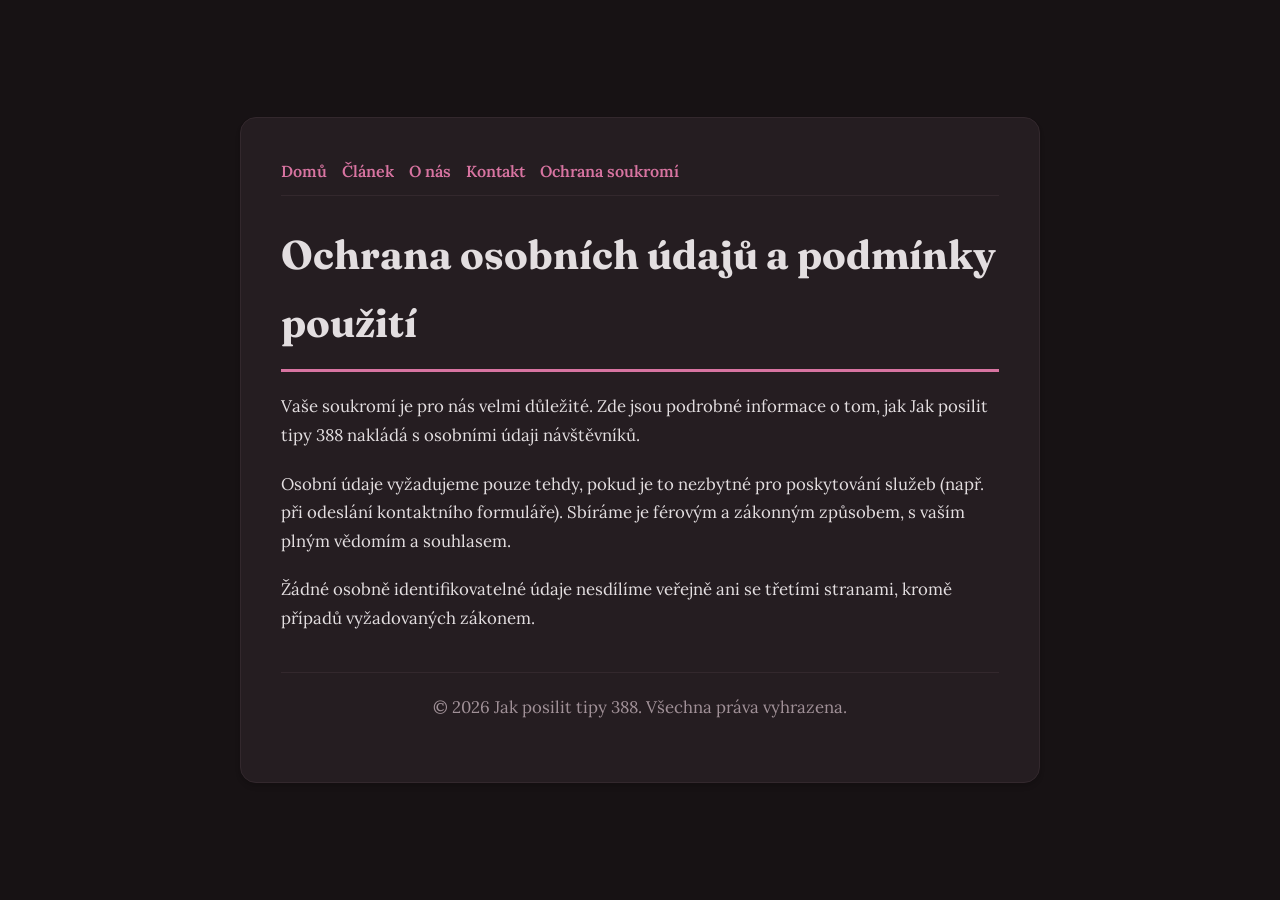
<file: privacy.html>
<!DOCTYPE html>
<html lang="cs">
<head>
    <meta charset="UTF-8">
    <meta name="viewport" content="width=device-width, initial-scale=1.0">
    <title>Ochrana osobních údajů a podmínky použití - Jak posilit tipy 388</title>
    <meta name="description" content="Vaše soukromí je pro nás velmi důležité. Zde jsou podrobné informace o tom, jak Jak posilit tipy 388 nakládá s osobními údaji návštěvníků.">
    <meta name="geo.region" content="CZ" />
    <meta name="geo.placename" content="Brno" />
    <meta name="geo.position" content="49.1951;16.6068" />
    <meta name="ICBM" content="49.1951, 16.6068" />
    <link rel="stylesheet" href="style.css">
</head>
<body>
    
        <div class="container" style="max-width: 800px;">
            <nav style="display: flex; gap: 15px; margin-bottom: 25px; border-bottom: 1px solid var(--border-color); padding-bottom: 10px; overflow-x: auto; flex-wrap: wrap;">
            <a href="index.html">Domů</a>
            <a href="efektivni-rizeni-projektu-a-moderni-pracovni-postupy.html">Článek</a>
            <a href="about.html">O nás</a>
            <a href="contact.html">Kontakt</a>
            <a href="privacy.html">Ochrana soukromí</a>
        </nav>
            <h1>Ochrana osobních údajů a podmínky použití</h1>
            <p>Vaše soukromí je pro nás velmi důležité. Zde jsou podrobné informace o tom, jak Jak posilit tipy 388 nakládá s osobními údaji návštěvníků.</p>
            <p>Osobní údaje vyžadujeme pouze tehdy, pokud je to nezbytné pro poskytování služeb (např. při odeslání kontaktního formuláře). Sbíráme je férovým a zákonným způsobem, s vaším plným vědomím a souhlasem.</p>
            <p>Žádné osobně identifikovatelné údaje nesdílíme veřejně ani se třetími stranami, kromě případů vyžadovaných zákonem.</p>
            <footer>
                <p>&copy; 2026 Jak posilit tipy 388. Všechna práva vyhrazena.</p>
            </footer>
        </div>
        
</body>
</html>
</file>
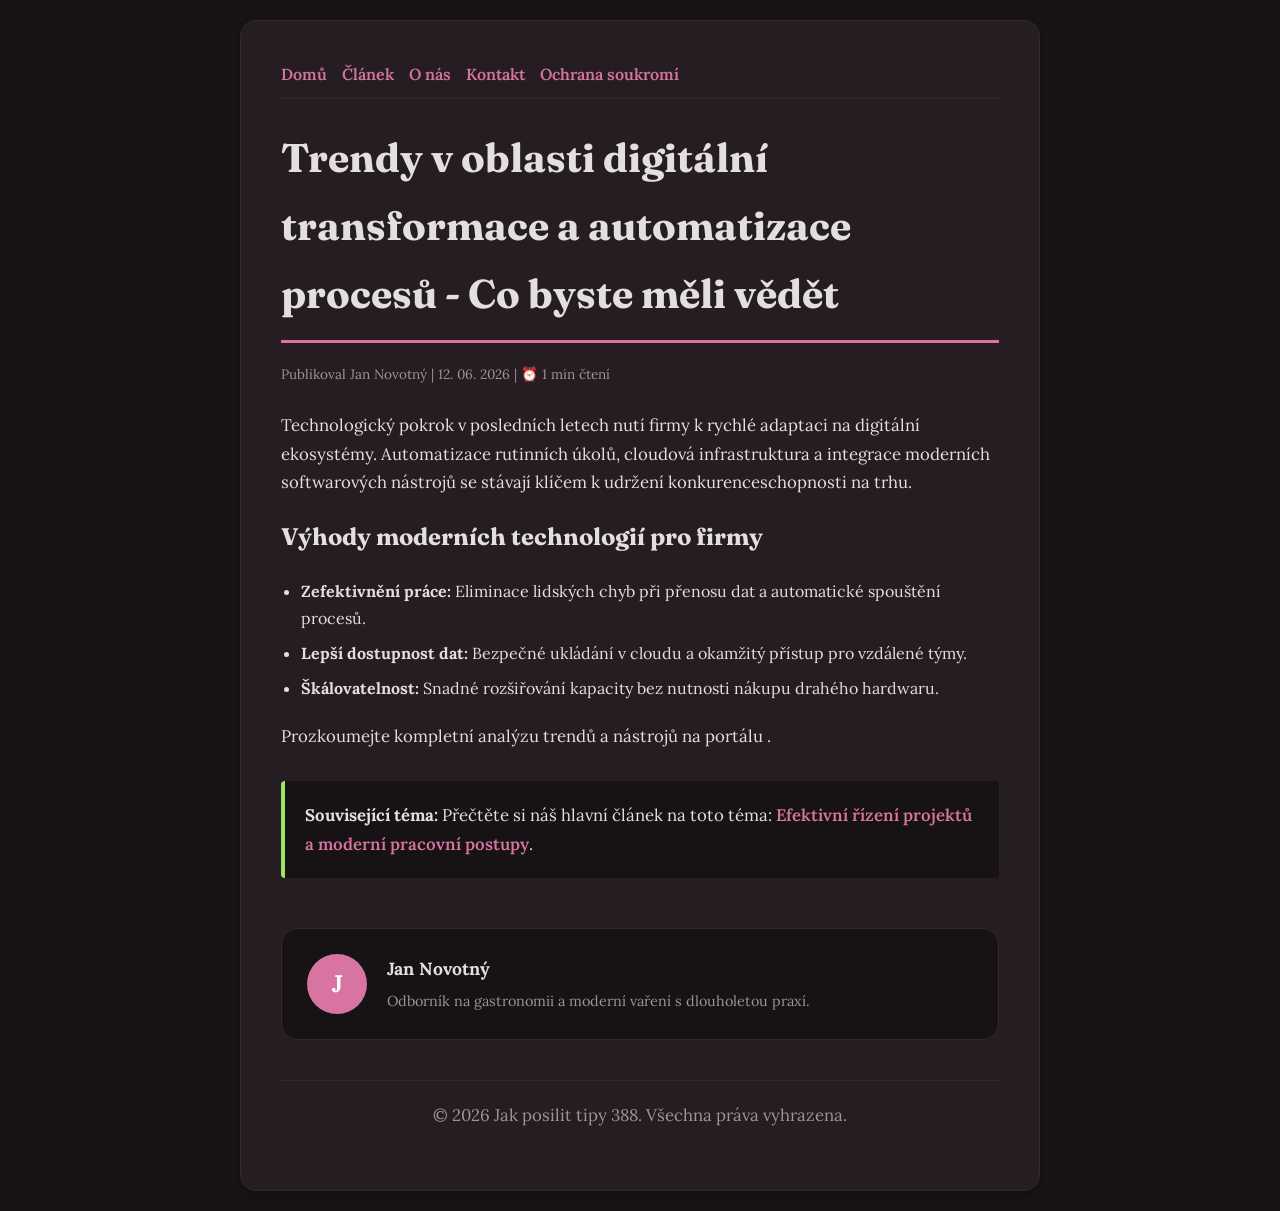
<file: trendy-v-oblasti-digitalni-transformace-a-automatizace-procesu-co-byste-meli-vedet.html>
<!DOCTYPE html>
<html lang="cs">
<head>
    <meta charset="UTF-8">
    <meta name="viewport" content="width=device-width, initial-scale=1.0">
    <title>Trendy v oblasti digitální transformace a automatizace procesů - Co byste měli vědět - Jak posilit tipy 388</title>
    <meta name="description" content="Trendy v oblasti digitální transformace a automatizace procesů - Co byste měli vědět">
    <meta name="geo.region" content="CZ" />
    <meta name="geo.placename" content="Brno" />
    <meta name="geo.position" content="49.1951;16.6068" />
    <meta name="ICBM" content="49.1951, 16.6068" />
    <link rel="stylesheet" href="style.css">
</head>
<body>
    
            <div class="container" style="max-width: 800px;">
                <nav style="display: flex; gap: 15px; margin-bottom: 25px; border-bottom: 1px solid var(--border-color); padding-bottom: 10px; overflow-x: auto; flex-wrap: wrap;">
            <a href="index.html">Domů</a>
            <a href="efektivni-rizeni-projektu-a-moderni-pracovni-postupy.html">Článek</a>
            <a href="about.html">O nás</a>
            <a href="contact.html">Kontakt</a>
            <a href="privacy.html">Ochrana soukromí</a>
        </nav>
                <h1>Trendy v oblasti digitální transformace a automatizace procesů - Co byste měli vědět</h1>
                <div style="font-size:0.85rem; color: var(--muted-text); margin-bottom: 25px;">
                    Publikoval Jan Novotný | 12. 06. 2026 | ⏰ 1 min čtení
                </div>
                <article style="margin-top: 20px;">
                    <p>Technologický pokrok v posledních letech nutí firmy k rychlé adaptaci na digitální ekosystémy. Automatizace rutinních úkolů, cloudová infrastruktura a integrace moderních softwarových nástrojů se stávají klíčem k udržení konkurenceschopnosti na trhu.</p>
<h2>Výhody moderních technologií pro firmy</h2>
<ul>
    <li><strong>Zefektivnění práce:</strong> Eliminace lidských chyb při přenosu dat a automatické spouštění procesů.</li>
    <li><strong>Lepší dostupnost dat:</strong> Bezpečné ukládání v cloudu a okamžitý přístup pro vzdálené týmy.</li>
    <li><strong>Škálovatelnost:</strong> Snadné rozšiřování kapacity bez nutnosti nákupu drahého hardwaru.</li>
</ul>
<p>Prozkoumejte kompletní analýzu trendů a nástrojů na portálu .</p>
                    <div class="link-resource" style="margin-top: 30px; padding: 20px; border-left: 4px solid var(--accent-color); background: var(--bg-color); border-radius: 4px;"><p style="margin: 0;"><strong>Související téma:</strong> Přečtěte si náš hlavní článek na toto téma: <a href="efektivni-rizeni-projektu-a-moderni-pracovni-postupy.html">Efektivní řízení projektů a moderní pracovní postupy</a>.</p></div>
                </article>
                
            <div class="author-box" style="margin-top: 50px; padding: 25px; background: var(--bg-color); border: 1px solid var(--border-color); border-radius: var(--border-radius); display: flex; gap: 20px; align-items: center;">
                <div style="width: 60px; height: 60px; border-radius: 50%; background: var(--primary-color); display: flex; align-items: center; justify-content: center; color: white; font-weight: bold; font-size: 1.5rem;">J</div>
                <div>
                    <h4 style="margin-bottom: 5px; font-weight: bold; font-size: 1.1rem;">Jan Novotný</h4>
                    <p style="margin: 0; font-size: 0.9rem; color: var(--muted-text);">Odborník na gastronomii a moderní vaření s dlouholetou praxí.</p>
                </div>
            </div>
            
                <footer>
                    <p>&copy; 2026 Jak posilit tipy 388. Všechna práva vyhrazena.</p>
                </footer>
            </div>
            
</body>
</html>
</file>
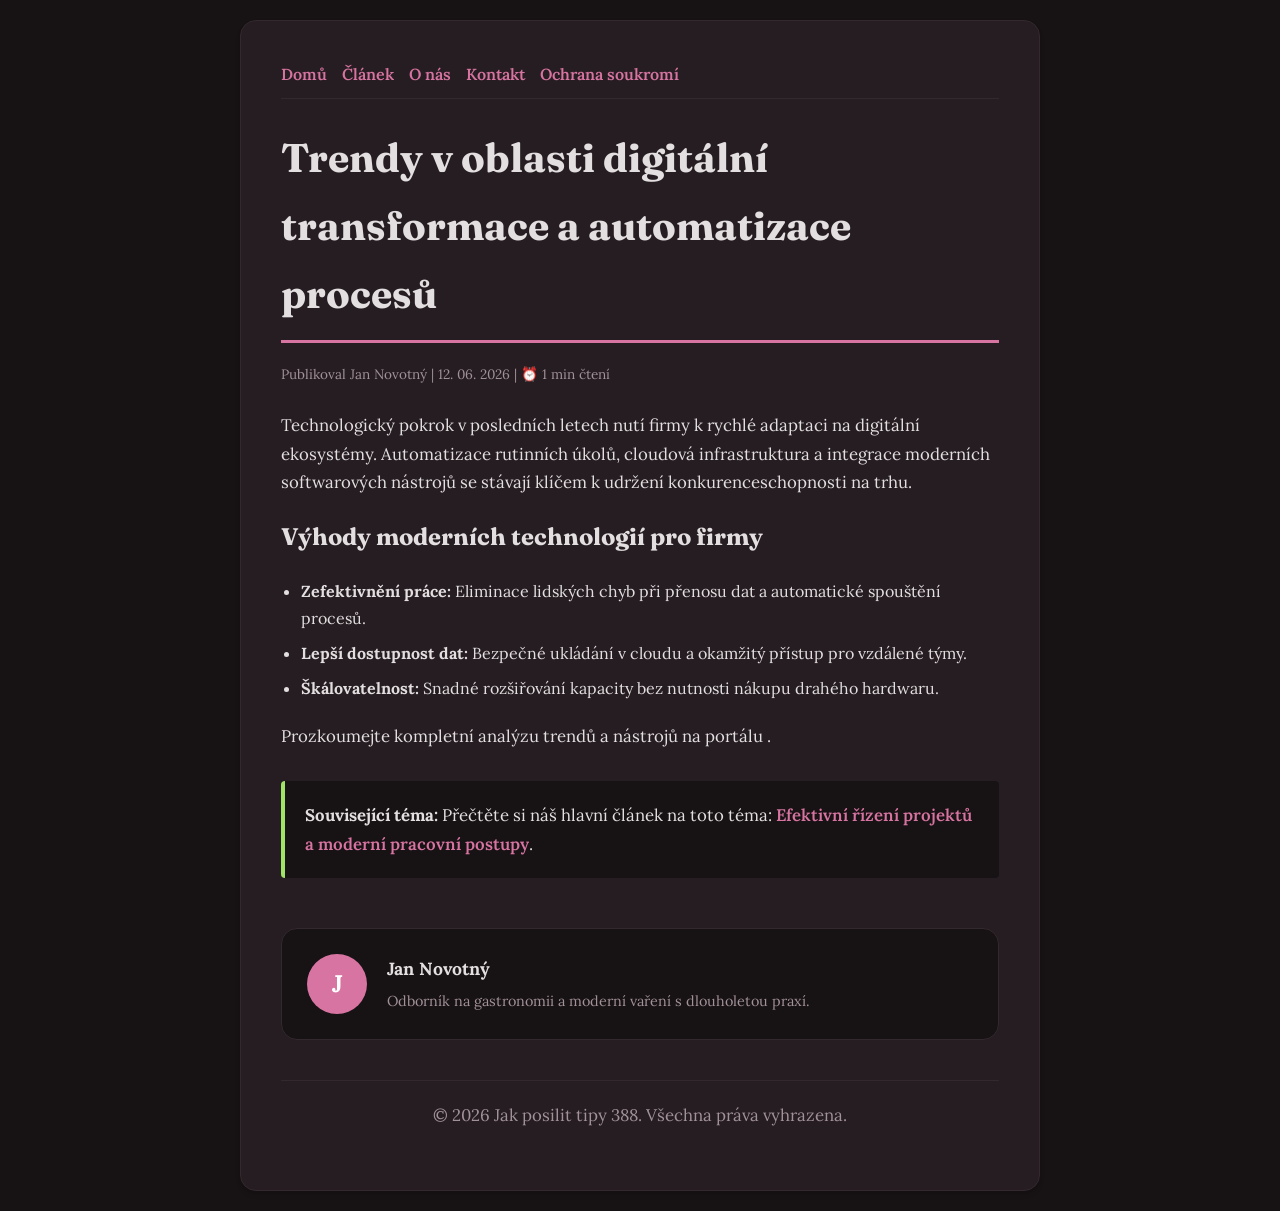
<file: trendy-v-oblasti-digitalni-transformace-a-automatizace-procesu.html>
<!DOCTYPE html>
<html lang="cs">
<head>
    <meta charset="UTF-8">
    <meta name="viewport" content="width=device-width, initial-scale=1.0">
    <title>Trendy v oblasti digitální transformace a automatizace procesů - Jak posilit tipy 388</title>
    <meta name="description" content="Trendy v oblasti digitální transformace a automatizace procesů">
    <meta name="geo.region" content="CZ" />
    <meta name="geo.placename" content="Brno" />
    <meta name="geo.position" content="49.1951;16.6068" />
    <meta name="ICBM" content="49.1951, 16.6068" />
    <link rel="stylesheet" href="style.css">
</head>
<body>
    
            <div class="container" style="max-width: 800px;">
                <nav style="display: flex; gap: 15px; margin-bottom: 25px; border-bottom: 1px solid var(--border-color); padding-bottom: 10px; overflow-x: auto; flex-wrap: wrap;">
            <a href="index.html">Domů</a>
            <a href="efektivni-rizeni-projektu-a-moderni-pracovni-postupy.html">Článek</a>
            <a href="about.html">O nás</a>
            <a href="contact.html">Kontakt</a>
            <a href="privacy.html">Ochrana soukromí</a>
        </nav>
                <h1>Trendy v oblasti digitální transformace a automatizace procesů</h1>
                <div style="font-size:0.85rem; color: var(--muted-text); margin-bottom: 25px;">
                    Publikoval Jan Novotný | 12. 06. 2026 | ⏰ 1 min čtení
                </div>
                <article style="margin-top: 20px;">
                    <p>Technologický pokrok v posledních letech nutí firmy k rychlé adaptaci na digitální ekosystémy. Automatizace rutinních úkolů, cloudová infrastruktura a integrace moderních softwarových nástrojů se stávají klíčem k udržení konkurenceschopnosti na trhu.</p>
<h2>Výhody moderních technologií pro firmy</h2>
<ul>
    <li><strong>Zefektivnění práce:</strong> Eliminace lidských chyb při přenosu dat a automatické spouštění procesů.</li>
    <li><strong>Lepší dostupnost dat:</strong> Bezpečné ukládání v cloudu a okamžitý přístup pro vzdálené týmy.</li>
    <li><strong>Škálovatelnost:</strong> Snadné rozšiřování kapacity bez nutnosti nákupu drahého hardwaru.</li>
</ul>
<p>Prozkoumejte kompletní analýzu trendů a nástrojů na portálu .</p>
                    <div class="link-resource" style="margin-top: 30px; padding: 20px; border-left: 4px solid var(--accent-color); background: var(--bg-color); border-radius: 4px;"><p style="margin: 0;"><strong>Související téma:</strong> Přečtěte si náš hlavní článek na toto téma: <a href="efektivni-rizeni-projektu-a-moderni-pracovni-postupy.html">Efektivní řízení projektů a moderní pracovní postupy</a>.</p></div>
                </article>
                
            <div class="author-box" style="margin-top: 50px; padding: 25px; background: var(--bg-color); border: 1px solid var(--border-color); border-radius: var(--border-radius); display: flex; gap: 20px; align-items: center;">
                <div style="width: 60px; height: 60px; border-radius: 50%; background: var(--primary-color); display: flex; align-items: center; justify-content: center; color: white; font-weight: bold; font-size: 1.5rem;">J</div>
                <div>
                    <h4 style="margin-bottom: 5px; font-weight: bold; font-size: 1.1rem;">Jan Novotný</h4>
                    <p style="margin: 0; font-size: 0.9rem; color: var(--muted-text);">Odborník na gastronomii a moderní vaření s dlouholetou praxí.</p>
                </div>
            </div>
            
                <footer>
                    <p>&copy; 2026 Jak posilit tipy 388. Všechna práva vyhrazena.</p>
                </footer>
            </div>
            
</body>
</html>
</file>
<file: style.css>
@import url('https://fonts.googleapis.com/css2?family=Fraunces:wght@700&family=Lora:wght@400;600&display=swap');

:root {
    --bg-color: hsl(333, 12%, 8%);
    --card-bg: hsl(333, 12%, 13%);
    --text-color: hsl(333, 8%, 88%);
    --muted-text: hsl(333, 8%, 60%);
    --primary-color: hsl(333, 56%, 65%);
    --accent-color: hsl(93, 70%, 65%);
    --border-color: hsl(333, 12%, 18%);
    --border-radius: 16px;
    --shadow: 0 4px 6px -1px rgba(0, 0, 0, 0.1), 0 2px 4px -1px rgba(0, 0, 0, 0.06);
    --font-headline: 'Fraunces', sans-serif;
    --font-body: 'Lora', sans-serif;
}

* {
    box-sizing: border-box;
    margin: 0;
    padding: 0;
}

body {
    background-color: var(--bg-color);
    color: var(--text-color);
    font-family: var(--font-body);
    line-height: 1.7;
    padding: 20px;
    display: flex;
    justify-content: center;
    min-height: 100vh;
}

a {
    color: var(--primary-color);
    text-decoration: none;
    font-weight: 600;
    transition: color 0.2s ease;
}

a:hover {
    color: var(--accent-color);
    text-decoration: underline;
}

.container {
    width: 100%;
    max-width: 900px;
    background: var(--card-bg);
    border: 1px solid var(--border-color);
    border-radius: var(--border-radius);
    padding: 40px;
    box-shadow: var(--shadow);
    margin: auto;
}

h1, h2, h3 {
    font-family: var(--font-headline);
    margin-bottom: 20px;
    color: var(--text-color);
}

h1 {
    font-size: 2.5rem;
    border-bottom: 3px solid var(--primary-color);
    padding-bottom: 12px;
}

p {
    margin-bottom: 20px;
    font-size: 1.05rem;
}

ul {
    margin-bottom: 20px;
    padding-left: 20px;
}

li {
    margin-bottom: 8px;
}

form {
    display: flex;
    flex-direction: column;
    gap: 15px;
    margin-top: 25px;
}

input, textarea, button {
    padding: 12px;
    border: 1px solid var(--border-color);
    border-radius: var(--border-radius);
    font-family: var(--font-body);
    font-size: 1rem;
    background: var(--bg-color);
    color: var(--text-color);
}

button {
    background: var(--primary-color);
    color: white;
    font-weight: 600;
    border: none;
    cursor: pointer;
    transition: background 0.2s ease;
}

button:hover {
    background: var(--accent-color);
}

footer {
    margin-top: 40px;
    border-top: 1px solid var(--border-color);
    padding-top: 20px;
    font-size: 0.9rem;
    color: var(--muted-text);
    text-align: center;
}
</file>
